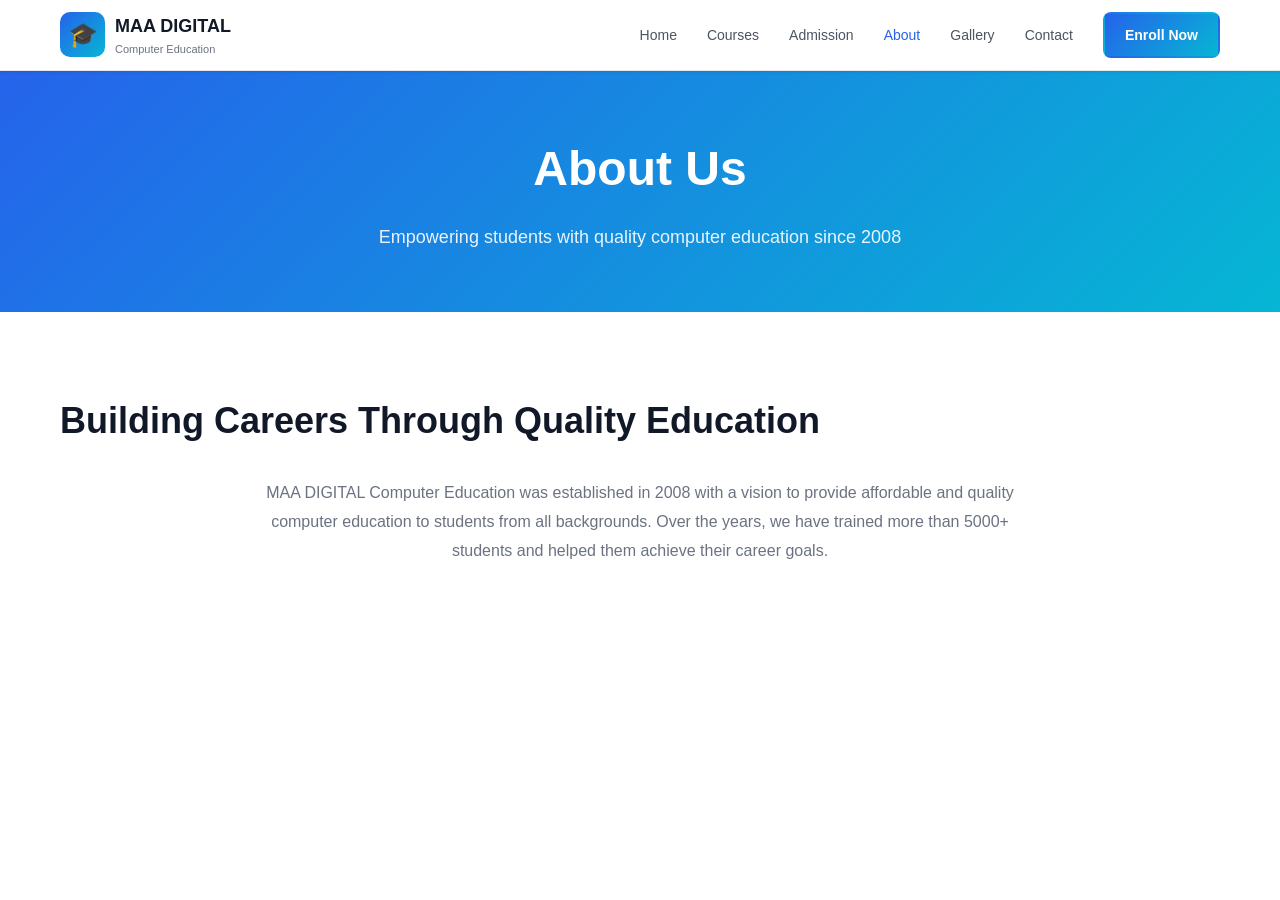
<file: about.html>
<!DOCTYPE html>
<html lang="en">
<head>
    <meta charset="UTF-8">
    <meta name="viewport" content="width=device-width, initial-scale=1.0">
    <title>About Us - MAA DIGITAL</title>
    <link rel="stylesheet" href="styles.css">
</head>
<body>
    <!-- Copy header from index.html -->
    <header class="header">
        <div class="container">
            <div class="nav-wrapper">
                <div class="logo">
                    <div class="logo-icon">🎓</div>
                    <div class="logo-text">
                        <div class="logo-title">MAA DIGITAL</div>
                        <div class="logo-subtitle">Computer Education</div>
                    </div>
                </div>
                <nav class="nav" id="nav">
                    <a href="index.html" class="nav-link">Home</a>
                    <a href="courses.html" class="nav-link">Courses</a>
                    <a href="admission.html" class="nav-link">Admission</a>
                    <a href="about.html" class="nav-link active">About</a>
                    <a href="gallery.html" class="nav-link">Gallery</a>
                    <a href="contact.html" class="nav-link">Contact</a>
                    <a href="admission.html" class="btn btn-primary">Enroll Now</a>
                </nav>
                <button class="mobile-menu-btn" id="mobileMenuBtn">
                    <span></span><span></span><span></span>
                </button>
            </div>
        </div>
    </header>

    <section class="page-header">
        <div class="container">
            <h1 class="page-title">About Us</h1>
            <p class="page-subtitle">Empowering students with quality computer education since 2008</p>
        </div>
    </section>

    <section class="section">
        <div class="container">
            <h2 class="section-title">Building Careers Through Quality Education</h2>
            <p style="max-width: 800px; margin: 30px auto; text-align: center; font-size: 16px; line-height: 1.8; color: #6b7280;">
                MAA DIGITAL Computer Education was established in 2008 with a vision to provide affordable and quality computer education to students from all backgrounds. Over the years, we have trained more than 5000+ students and helped them achieve their career goals.
            </p>
        </div>
    </section>

    <!-- Copy footer from index.html -->
    <script src="script.js"></script>
</body>
</html>
</file>
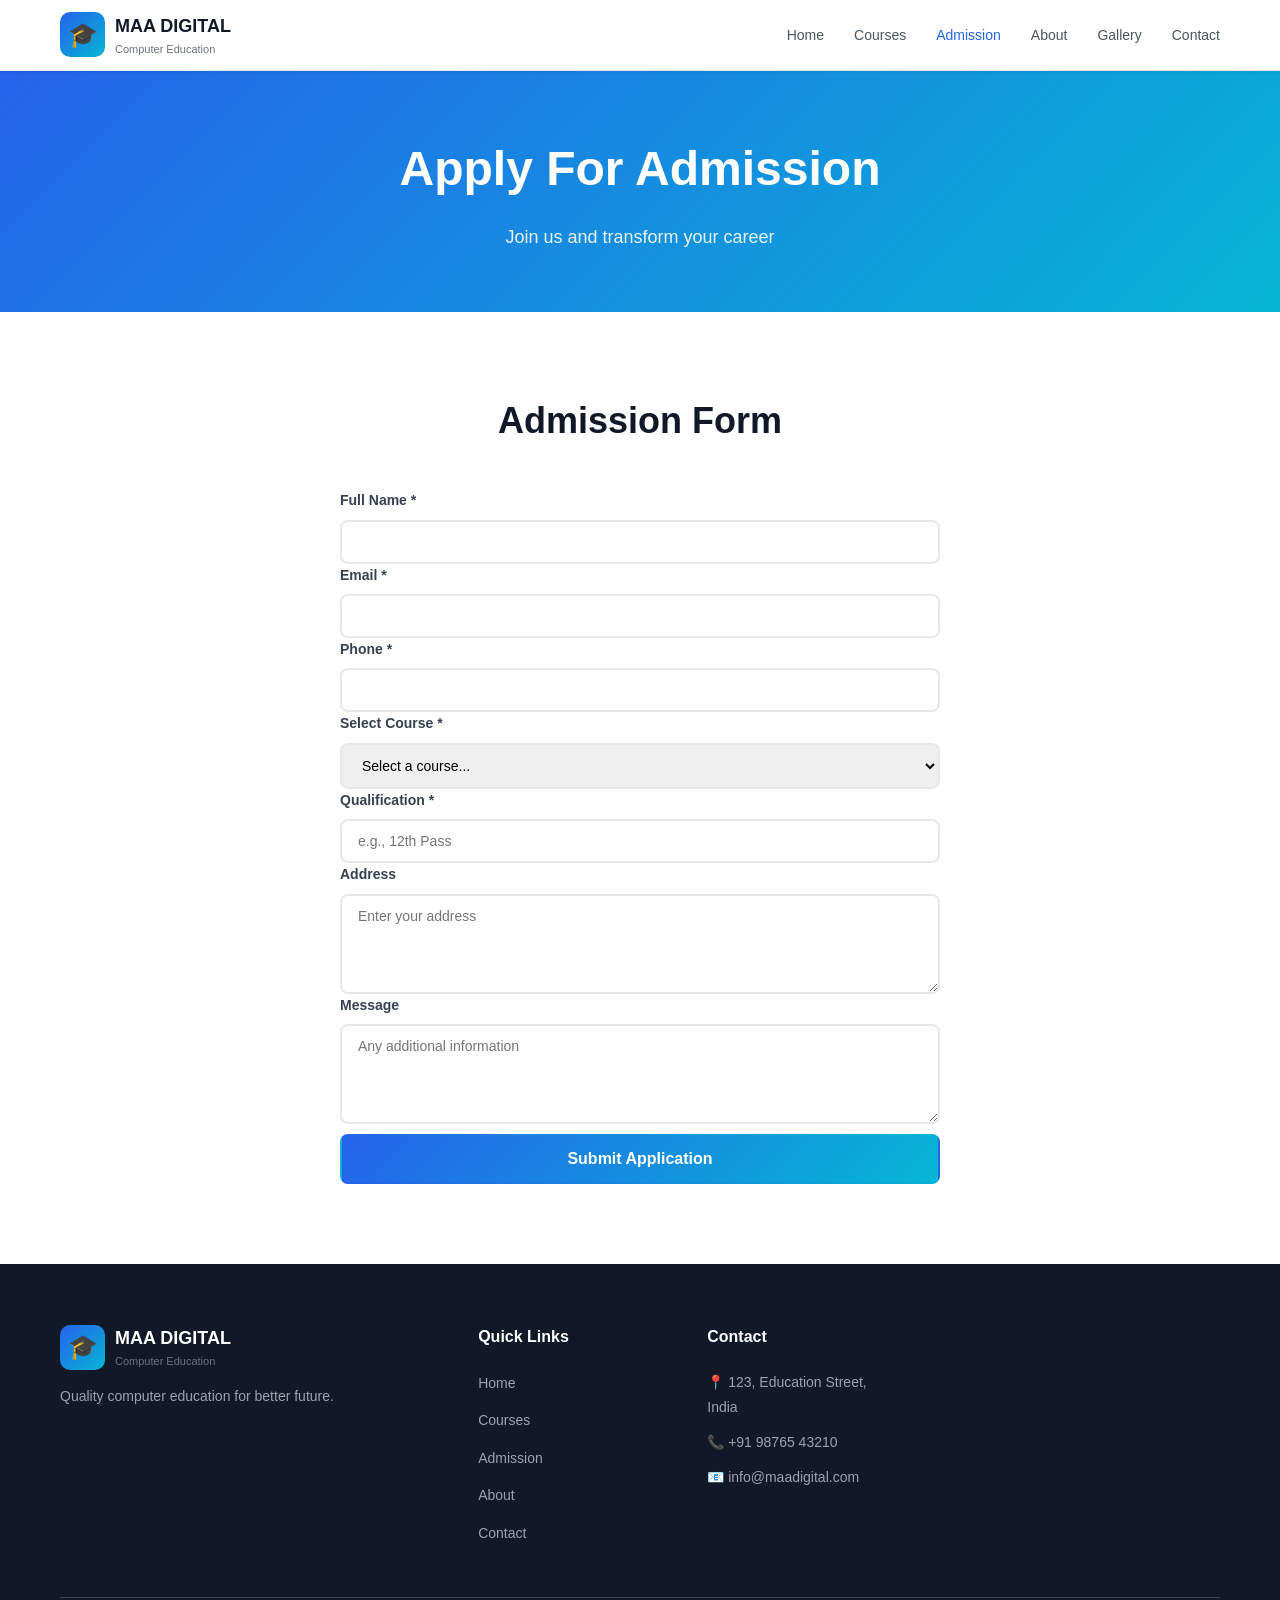
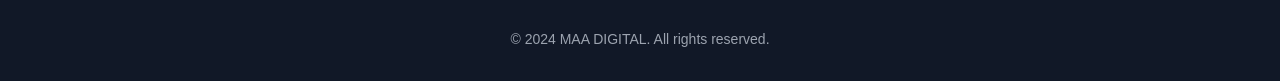
<file: admission_Version2.html>
<!DOCTYPE html>
<html lang="en">
<head>
    <meta charset="UTF-8">
    <meta name="viewport" content="width=device-width, initial-scale=1.0">
    <title>Admission - MAA DIGITAL</title>
    <link rel="stylesheet" href="styles.css">
</head>
<body>
    <header class="header">
        <div class="container">
            <div class="nav-wrapper">
                <div class="logo">
                    <div class="logo-icon">🎓</div>
                    <div class="logo-text">
                        <div class="logo-title">MAA DIGITAL</div>
                        <div class="logo-subtitle">Computer Education</div>
                    </div>
                </div>
                <nav class="nav" id="nav">
                    <a href="index.html" class="nav-link">Home</a>
                    <a href="courses.html" class="nav-link">Courses</a>
                    <a href="admission.html" class="nav-link active">Admission</a>
                    <a href="about.html" class="nav-link">About</a>
                    <a href="gallery.html" class="nav-link">Gallery</a>
                    <a href="contact.html" class="nav-link">Contact</a>
                </nav>
                <button class="mobile-menu-btn" id="mobileMenuBtn">
                    <span></span><span></span><span></span>
                </button>
            </div>
        </div>
    </header>

    <section class="page-header">
        <div class="container">
            <h1 class="page-title">Apply For Admission</h1>
            <p class="page-subtitle">Join us and transform your career</p>
        </div>
    </section>

    <section class="section">
        <div class="container">
            <div style="max-width: 600px; margin: 0 auto;">
                <h2 class="section-title" style="text-align: center; margin-bottom: 40px;">Admission Form</h2>
                <form id="admissionForm">
                    <div class="form-group">
                        <label class="form-label">Full Name *</label>
                        <input type="text" id="fullName" class="form-input" required>
                    </div>
                    <div class="form-group">
                        <label class="form-label">Email *</label>
                        <input type="email" id="email" class="form-input" required>
                    </div>
                    <div class="form-group">
                        <label class="form-label">Phone *</label>
                        <input type="tel" id="phone" class="form-input" required>
                    </div>
                    <div class="form-group">
                        <label class="form-label">Select Course *</label>
                        <select id="course" class="form-input" required>
                            <option value="">Select a course...</option>
                            <option>Basic Computer Course</option>
                            <option>MS Office Course</option>
                            <option>Tally with GST</option>
                            <option>DTP Course</option>
                            <option>C & C++ Programming</option>
                            <option>Python Programming</option>
                            <option>Java Programming</option>
                            <option>Web Development</option>
                        </select>
                    </div>
                    <div class="form-group">
                        <label class="form-label">Qualification *</label>
                        <input type="text" id="qualification" class="form-input" placeholder="e.g., 12th Pass" required>
                    </div>
                    <div class="form-group">
                        <label class="form-label">Address</label>
                        <textarea id="address" class="form-textarea" placeholder="Enter your address"></textarea>
                    </div>
                    <div class="form-group">
                        <label class="form-label">Message</label>
                        <textarea id="message" class="form-textarea" placeholder="Any additional information"></textarea>
                    </div>
                    <button type="submit" class="btn btn-primary btn-lg" style="width: 100%; margin-top: 10px;">Submit Application</button>
                </form>
            </div>
        </div>
    </section>

    <footer class="footer">
        <div class="container">
            <div class="footer-grid">
                <div class="footer-col">
                    <div class="footer-logo">
                        <div class="logo-icon">🎓</div>
                        <div class="logo-text">
                            <div class="logo-title">MAA DIGITAL</div>
                            <div class="logo-subtitle">Computer Education</div>
                        </div>
                    </div>
                    <p class="footer-text">Quality computer education for better future.</p>
                </div>
                <div class="footer-col">
                    <h3 class="footer-title">Quick Links</h3>
                    <ul class="footer-links">
                        <li><a href="index.html">Home</a></li>
                        <li><a href="courses.html">Courses</a></li>
                        <li><a href="admission.html">Admission</a></li>
                        <li><a href="about.html">About</a></li>
                        <li><a href="contact.html">Contact</a></li>
                    </ul>
                </div>
                <div class="footer-col">
                    <h3 class="footer-title">Contact</h3>
                    <ul class="footer-contact">
                        <li>📍 123, Education Street, India</li>
                        <li>📞 +91 98765 43210</li>
                        <li>📧 info@maadigital.com</li>
                    </ul>
                </div>
            </div>
            <div class="footer-bottom">
                <p>&copy; 2024 MAA DIGITAL. All rights reserved.</p>
            </div>
        </div>
    </footer>

    <script src="script.js"></script>
</body>
</html>
</file>
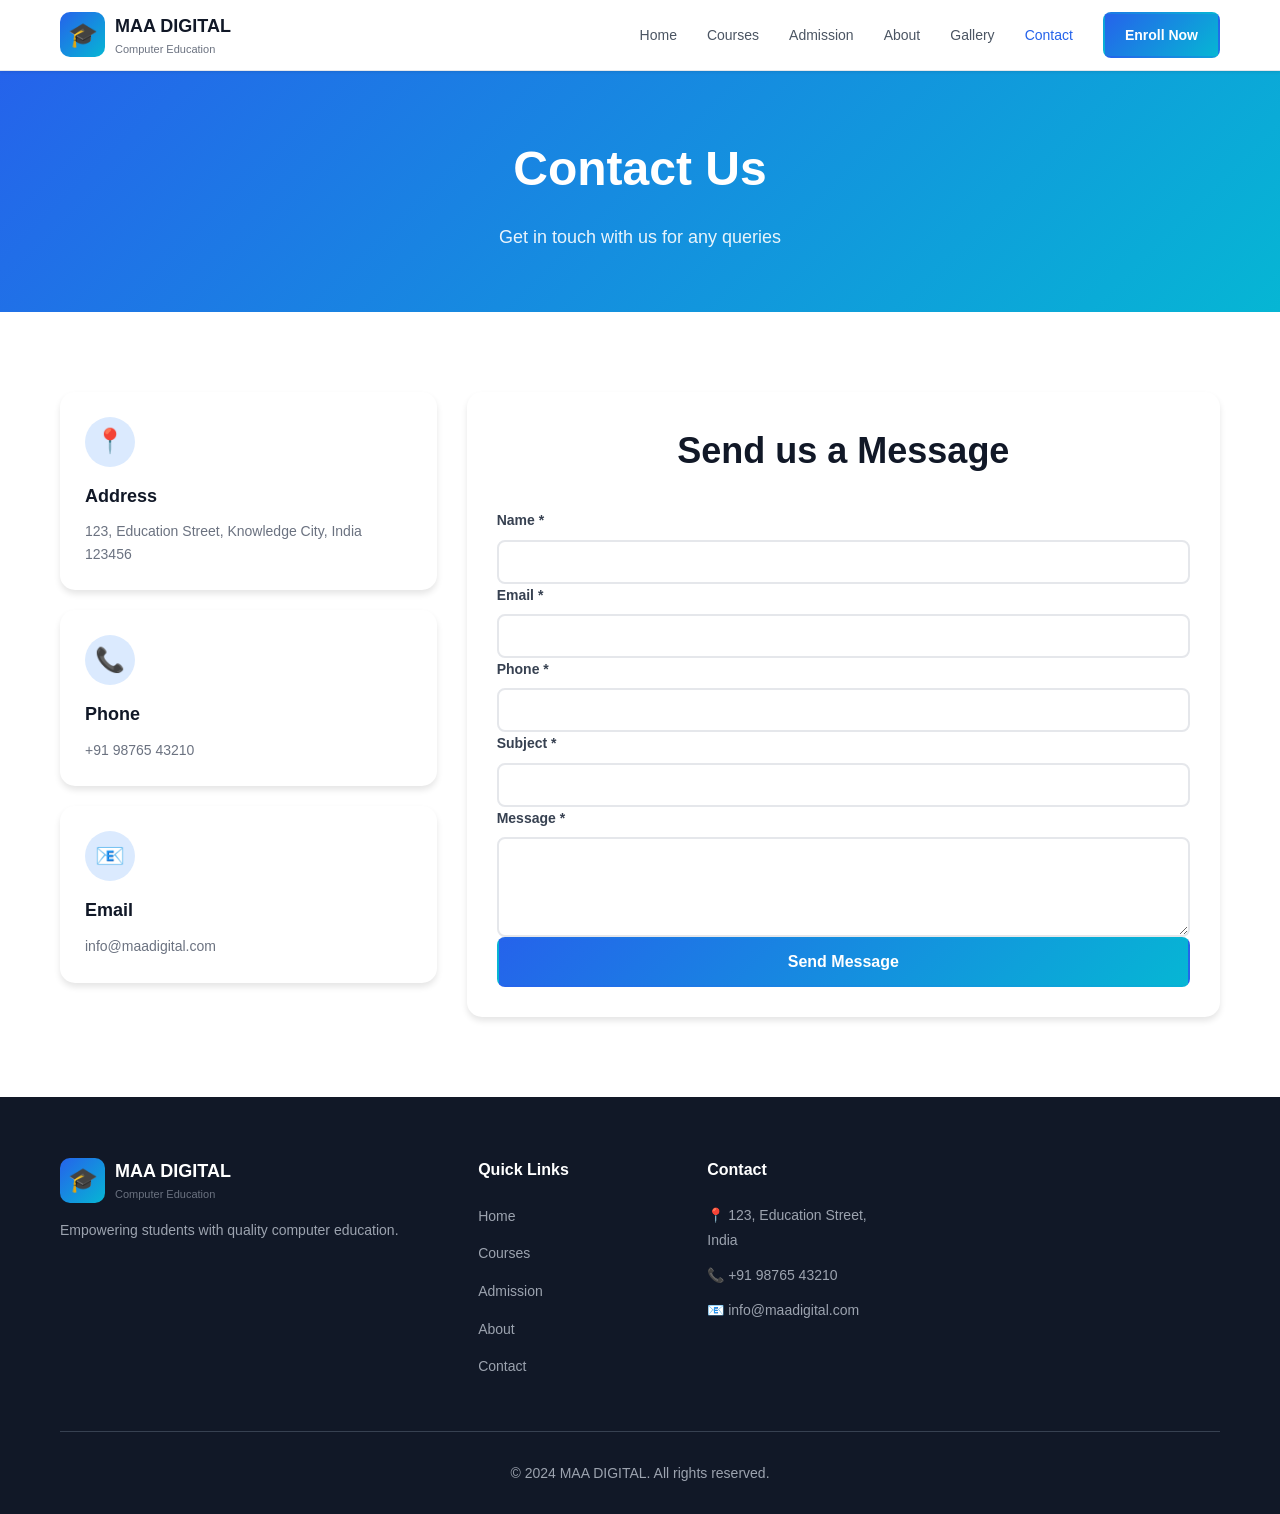
<file: contact.html>
<!DOCTYPE html>
<html lang="en">
<head>
    <meta charset="UTF-8">
    <meta name="viewport" content="width=device-width, initial-scale=1.0">
    <title>Contact Us - MAA DIGITAL</title>
    <link rel="stylesheet" href="styles.css">
</head>
<body>
    <!-- Header -->
    <header class="header">
        <div class="container">
            <div class="nav-wrapper">
                <div class="logo">
                    <div class="logo-icon">🎓</div>
                    <div class="logo-text">
                        <div class="logo-title">MAA DIGITAL</div>
                        <div class="logo-subtitle">Computer Education</div>
                    </div>
                </div>
                <nav class="nav" id="nav">
                    <a href="index.html" class="nav-link">Home</a>
                    <a href="courses.html" class="nav-link">Courses</a>
                    <a href="admission.html" class="nav-link">Admission</a>
                    <a href="about.html" class="nav-link">About</a>
                    <a href="gallery.html" class="nav-link">Gallery</a>
                    <a href="contact.html" class="nav-link active">Contact</a>
                    <a href="admission.html" class="btn btn-primary">Enroll Now</a>
                </nav>
                <button class="mobile-menu-btn" id="mobileMenuBtn">
                    <span></span>
                    <span></span>
                    <span></span>
                </button>
            </div>
        </div>
    </header>

    <section class="page-header">
        <div class="container">
            <h1 class="page-title">Contact Us</h1>
            <p class="page-subtitle">Get in touch with us for any queries</p>
        </div>
    </section>

    <section class="section">
        <div class="container">
            <div class="contact-grid">
                <div class="contact-info">
                    <div class="info-card">
                        <div class="info-icon">📍</div>
                        <h3 class="info-title">Address</h3>
                        <p class="info-text">123, Education Street, Knowledge City, India 123456</p>
                    </div>
                    <div class="info-card">
                        <div class="info-icon">📞</div>
                        <h3 class="info-title">Phone</h3>
                        <p class="info-text">+91 98765 43210</p>
                    </div>
                    <div class="info-card">
                        <div class="info-icon">📧</div>
                        <h3 class="info-title">Email</h3>
                        <p class="info-text">info@maadigital.com</p>
                    </div>
                </div>
                <div style="background: white; padding: 30px; border-radius: 15px; box-shadow: 0 4px 6px rgba(0,0,0,0.1);">
                    <h3 class="section-title" style="text-align: center; margin-bottom: 30px;">Send us a Message</h3>
                    <form id="contactForm">
                        <div class="form-group">
                            <label class="form-label">Name *</label>
                            <input type="text" id="name" class="form-input" required>
                        </div>
                        <div class="form-group">
                            <label class="form-label">Email *</label>
                            <input type="email" id="email" class="form-input" required>
                        </div>
                        <div class="form-group">
                            <label class="form-label">Phone *</label>
                            <input type="tel" id="phone" class="form-input" required>
                        </div>
                        <div class="form-group">
                            <label class="form-label">Subject *</label>
                            <input type="text" id="subject" class="form-input" required>
                        </div>
                        <div class="form-group">
                            <label class="form-label">Message *</label>
                            <textarea id="message" class="form-textarea" required></textarea>
                        </div>
                        <button type="submit" class="btn btn-primary btn-lg" style="width: 100%;">Send Message</button>
                    </form>
                </div>
            </div>
        </div>
    </section>

    <!-- Footer -->
    <footer class="footer">
        <div class="container">
            <div class="footer-grid">
                <div class="footer-col">
                    <div class="footer-logo">
                        <div class="logo-icon">🎓</div>
                        <div class="logo-text">
                            <div class="logo-title">MAA DIGITAL</div>
                            <div class="logo-subtitle">Computer Education</div>
                        </div>
                    </div>
                    <p class="footer-text">Empowering students with quality computer education.</p>
                </div>
                <div class="footer-col">
                    <h3 class="footer-title">Quick Links</h3>
                    <ul class="footer-links">
                        <li><a href="index.html">Home</a></li>
                        <li><a href="courses.html">Courses</a></li>
                        <li><a href="admission.html">Admission</a></li>
                        <li><a href="about.html">About</a></li>
                        <li><a href="contact.html">Contact</a></li>
                    </ul>
                </div>
                <div class="footer-col">
                    <h3 class="footer-title">Contact</h3>
                    <ul class="footer-contact">
                        <li>📍 123, Education Street, India</li>
                        <li>📞 +91 98765 43210</li>
                        <li>📧 info@maadigital.com</li>
                    </ul>
                </div>
            </div>
            <div class="footer-bottom">
                <p>&copy; 2024 MAA DIGITAL. All rights reserved.</p>
            </div>
        </div>
    </footer>

    <script src="script.js"></script>
</body>
</html>
</file>
<file: styles.css>
/* Reset and Base Styles */
* {
    margin: 0;
    padding: 0;
    box-sizing: border-box;
}

body {
    font-family: -apple-system, BlinkMacSystemFont, 'Segoe UI', Roboto, Oxygen, Ubuntu, Cantarell, sans-serif;
    line-height: 1.6;
    color: #374151;
    background: #fff;
}

html {
    scroll-behavior: smooth;
}

.container {
    max-width: 1200px;
    margin: 0 auto;
    padding: 0 20px;
}

/* Header Styles */
.header {
    position: sticky;
    top: 0;
    z-index: 100;
    background: rgba(255, 255, 255, 0.95);
    backdrop-filter: blur(10px);
    border-bottom: 1px solid #e5e7eb;
    box-shadow: 0 1px 3px rgba(0, 0, 0, 0.1);
}

.nav-wrapper {
    display: flex;
    align-items: center;
    justify-content: space-between;
    height: 70px;
}

.logo {
    display: flex;
    align-items: center;
    gap: 10px;
    text-decoration: none;
    color: inherit;
}

.logo-icon {
    background: linear-gradient(135deg, #2563eb 0%, #06b6d4 100%);
    color: white;
    width: 45px;
    height: 45px;
    display: flex;
    align-items: center;
    justify-content: center;
    border-radius: 10px;
    font-size: 24px;
}

.logo-title {
    font-weight: 700;
    font-size: 18px;
    color: #111827;
}

.logo-subtitle {
    font-size: 11px;
    color: #6b7280;
}

.logo-text {
    display: flex;
    flex-direction: column;
}

.nav {
    display: flex;
    align-items: center;
    gap: 30px;
}

.nav-link {
    text-decoration: none;
    color: #4b5563;
    font-size: 14px;
    font-weight: 500;
    transition: color 0.3s;
}

.nav-link:hover,
.nav-link.active {
    color: #2563eb;
}

.mobile-menu-btn {
    display: none;
    flex-direction: column;
    gap: 5px;
    background: none;
    border: none;
    cursor: pointer;
    padding: 10px;
}

.mobile-menu-btn span {
    width: 25px;
    height: 3px;
    background: #374151;
    border-radius: 3px;
    transition: 0.3s;
}

/* Button Styles */
.btn {
    display: inline-block;
    padding: 10px 20px;
    border-radius: 8px;
    text-decoration: none;
    font-weight: 600;
    font-size: 14px;
    transition: all 0.3s;
    cursor: pointer;
    border: 2px solid transparent;
}

.btn-primary {
    background: linear-gradient(135deg, #2563eb 0%, #06b6d4 100%);
    color: white;
}

.btn-primary:hover {
    transform: translateY(-2px);
    box-shadow: 0 10px 20px rgba(37, 99, 235, 0.3);
}

.btn-outline {
    border: 2px solid #2563eb;
    color: #2563eb;
    background: transparent;
}

.btn-outline:hover {
    background: #2563eb;
    color: white;
}

.btn-white {
    background: white;
    color: #2563eb;
}

.btn-white:hover {
    background: #f3f4f6;
}

.btn-outline-white {
    border: 2px solid white;
    color: white;
    background: transparent;
}

.btn-outline-white:hover {
    background: white;
    color: #2563eb;
}

.btn-lg {
    padding: 14px 30px;
    font-size: 16px;
}

.btn-sm {
    padding: 8px 16px;
    font-size: 13px;
}

.badge {
    display: inline-block;
    padding: 6px 14px;
    background: #dbeafe;
    color: #1e40af;
    border-radius: 20px;
    font-size: 13px;
    font-weight: 600;
}

/* Hero Section */
.hero {
    padding: 80px 0;
    background: linear-gradient(135deg, #eff6ff 0%, #fff 50%, #ecfeff 100%);
}

.hero-content {
    display: grid;
    grid-template-columns: 1fr 1fr;
    gap: 60px;
    align-items: center;
}

.hero-left {
    display: flex;
    flex-direction: column;
    gap: 25px;
}

.hero-title {
    font-size: 48px;
    font-weight: 800;
    line-height: 1.2;
    color: #111827;
}

.gradient-text {
    background: linear-gradient(135deg, #2563eb 0%, #06b6d4 100%);
    -webkit-background-clip: text;
    -webkit-text-fill-color: transparent;
    background-clip: text;
}

.hero-description {
    font-size: 18px;
    color: #6b7280;
    line-height: 1.7;
}

.hero-buttons {
    display: flex;
    gap: 15px;
    flex-wrap: wrap;
}

.hero-features {
    display: flex;
    gap: 30px;
    flex-wrap: wrap;
}

.feature-item {
    display: flex;
    align-items: center;
    gap: 8px;
    font-size: 14px;
    color: #4b5563;
}

.feature-icon {
    font-size: 20px;
}

.hero-right {
    position: relative;
}

.hero-image {
    width: 100%;
    height: auto;
    border-radius: 20px;
    box-shadow: 0 20px 40px rgba(0, 0, 0, 0.15);
}

.rating-card {
    position: absolute;
    bottom: -20px;
    left: -20px;
    background: white;
    padding: 20px;
    border-radius: 15px;
    box-shadow: 0 10px 30px rgba(0, 0, 0, 0.2);
    display: flex;
    align-items: center;
    gap: 15px;
}

.rating-icon {
    font-size: 30px;
}

.rating-score {
    font-size: 24px;
    font-weight: 700;
    color: #111827;
}

.rating-text {
    font-size: 12px;
    color: #6b7280;
}

.rating-content {
    display: flex;
    flex-direction: column;
}

/* Stats Section */
.stats {
    padding: 50px 0;
    background: white;
    border-top: 1px solid #e5e7eb;
    border-bottom: 1px solid #e5e7eb;
}

.stats-grid {
    display: grid;
    grid-template-columns: repeat(4, 1fr);
    gap: 40px;
}

.stat-card {
    text-align: center;
}

.stat-icon {
    font-size: 40px;
    margin-bottom: 15px;
}

.stat-number {
    font-size: 36px;
    font-weight: 700;
    color: #111827;
    margin-bottom: 5px;
}

.stat-label {
    font-size: 14px;
    color: #6b7280;
}

/* Section Styles */
.section {
    padding: 80px 0;
}

.section-gray {
    background: #f9fafb;
}

.section-header {
    text-align: center;
    margin-bottom: 50px;
}

.section-title {
    font-size: 36px;
    font-weight: 700;
    color: #111827;
    margin-bottom: 15px;
}

.section-subtitle {
    font-size: 16px;
    color: #6b7280;
    max-width: 600px;
    margin: 0 auto;
}

.section-cta {
    text-align: center;
    margin-top: 40px;
}

/* Course Grid */
.course-grid {
    display: grid;
    grid-template-columns: repeat(3, 1fr);
    gap: 30px;
}

.course-card {
    background: white;
    border-radius: 15px;
    overflow: hidden;
    box-shadow: 0 4px 6px rgba(0, 0, 0, 0.1);
    transition: all 0.3s;
}

.course-card:hover {
    transform: translateY(-8px);
    box-shadow: 0 20px 40px rgba(0, 0, 0, 0.15);
}

.course-image {
    position: relative;
    height: 200px;
    overflow: hidden;
}

.course-image img {
    width: 100%;
    height: 100%;
    object-fit: cover;
    transition: transform 0.3s;
}

.course-card:hover .course-image img {
    transform: scale(1.1);
}

.course-duration {
    position: absolute;
    top: 15px;
    right: 15px;
    background: white;
    color: #2563eb;
    padding: 5px 12px;
    border-radius: 20px;
    font-size: 12px;
    font-weight: 600;
}

.course-content {
    padding: 25px;
}

.course-title {
    font-size: 20px;
    font-weight: 700;
    color: #111827;
    margin-bottom: 10px;
}

.course-description {
    font-size: 14px;
    color: #6b7280;
    margin-bottom: 20px;
    line-height: 1.6;
}

.course-footer {
    display: flex;
    align-items: center;
    justify-content: space-between;
    padding-top: 20px;
    border-top: 1px solid #e5e7eb;
}

.course-price {
    font-size: 24px;
    font-weight: 700;
    color: #2563eb;
}

/* Full Course Card for Courses Page */
.course-card-full {
    background: white;
    border-radius: 15px;
    overflow: hidden;
    box-shadow: 0 4px 6px rgba(0, 0, 0, 0.1);
    transition: all 0.3s;
    display: grid;
    grid-template-columns: 300px 1fr;
    margin-bottom: 20px;
}

.course-card-full:hover {
    box-shadow: 0 20px 40px rgba(0, 0, 0, 0.15);
}

.course-topics {
    display: flex;
    flex-wrap: wrap;
    gap: 8px;
    margin-bottom: 20px;
}

.topic-badge {
    display: inline-block;
    padding: 5px 12px;
    background: #f3f4f6;
    color: #4b5563;
    border-radius: 15px;
    font-size: 12px;
    font-weight: 500;
}

.price-label {
    font-size: 12px;
    color: #6b7280;
    margin-bottom: 5px;
}

.course-price-large {
    font-size: 28px;
    font-weight: 700;
    color: #2563eb;
}

/* Features Grid */
.features-grid {
    display: grid;
    grid-template-columns: repeat(3, 1fr);
    gap: 25px;
}

.feature-card {
    background: white;
    padding: 30px;
    border-radius: 15px;
    border: 2px solid #e5e7eb;
    text-align: center;
    transition: all 0.3s;
}

.feature-card:hover {
    border-color: #2563eb;
    box-shadow: 0 10px 30px rgba(37, 99, 235, 0.1);
}

.feature-icon-box {
    width: 60px;
    height: 60px;
    background: linear-gradient(135deg, #dbeafe 0%, #cffafe 100%);
    color: #2563eb;
    border-radius: 50%;
    display: flex;
    align-items: center;
    justify-content: center;
    margin: 0 auto 20px;
    font-size: 28px;
}

.feature-title {
    font-size: 18px;
    font-weight: 700;
    color: #111827;
    margin-bottom: 10px;
}

.feature-text {
    font-size: 14px;
    color: #6b7280;
    line-height: 1.6;
}

/* Testimonials */
.testimonials-grid {
    display: grid;
    grid-template-columns: repeat(4, 1fr);
    gap: 25px;
}

.testimonial-card {
    background: white;
    padding: 25px;
    border-radius: 15px;
    box-shadow: 0 4px 6px rgba(0, 0, 0, 0.1);
    transition: all 0.3s;
}

.testimonial-card:hover {
    box-shadow: 0 10px 30px rgba(0, 0, 0, 0.15);
}

.testimonial-header {
    display: flex;
    align-items: center;
    gap: 12px;
    margin-bottom: 15px;
}

.testimonial-avatar {
    width: 50px;
    height: 50px;
    border-radius: 50%;
    object-fit: cover;
}

.testimonial-info {
    display: flex;
    flex-direction: column;
}

.testimonial-name {
    font-weight: 600;
    color: #111827;
    font-size: 14px;
}

.testimonial-course {
    font-size: 11px;
    color: #6b7280;
}

.testimonial-rating {
    font-size: 14px;
    margin-bottom: 10px;
}

.testimonial-text {
    font-size: 13px;
    color: #4b5563;
    font-style: italic;
    line-height: 1.6;
}

/* CTA Section */
.cta-section {
    padding: 80px 0;
    background: linear-gradient(135deg, #2563eb 0%, #06b6d4 100%);
}

.cta-content {
    text-align: center;
    color: white;
}

.cta-title {
    font-size: 36px;
    font-weight: 700;
    margin-bottom: 20px;
}

.cta-text {
    font-size: 18px;
    margin-bottom: 30px;
    opacity: 0.9;
    max-width: 700px;
    margin-left: auto;
    margin-right: auto;
}

.cta-box {
    background: linear-gradient(135deg, #2563eb 0%, #06b6d4 100%);
    padding: 60px;
    border-radius: 20px;
    text-align: center;
    color: white;
}

.cta-box-title {
    font-size: 32px;
    font-weight: 700;
    margin-bottom: 15px;
}

.cta-box-text {
    font-size: 16px;
    margin-bottom: 30px;
    opacity: 0.9;
}

.cta-box-buttons {
    display: flex;
    gap: 15px;
    justify-content: center;
    flex-wrap: wrap;
}

/* Footer */
.footer {
    background: #111827;
    color: #9ca3af;
    padding: 60px 0 30px;
}

.footer-grid {
    display: grid;
    grid-template-columns: 2fr 1fr 1fr 1.5fr;
    gap: 40px;
    margin-bottom: 40px;
}

.footer-col {
    display: flex;
    flex-direction: column;
}

.footer-logo {
    display: flex;
    align-items: center;
    gap: 10px;
    margin-bottom: 15px;
}

.footer .logo-title {
    color: white;
}

.footer-text {
    font-size: 14px;
    line-height: 1.7;
    margin-bottom: 20px;
}

.social-links {
    display: flex;
    gap: 10px;
}

.social-link {
    width: 40px;
    height: 40px;
    background: #1f2937;
    border-radius: 8px;
    display: flex;
    align-items: center;
    justify-content: center;
    text-decoration: none;
    font-size: 18px;
    transition: all 0.3s;
}

.social-link:hover {
    background: #2563eb;
    transform: translateY(-3px);
}

.footer-title {
    color: white;
    font-size: 16px;
    font-weight: 600;
    margin-bottom: 20px;
}

.footer-links {
    list-style: none;
}

.footer-links li {
    margin-bottom: 12px;
}

.footer-links a {
    color: #9ca3af;
    text-decoration: none;
    font-size: 14px;
    transition: color 0.3s;
}

.footer-links a:hover {
    color: #2563eb;
}

.footer-contact {
    list-style: none;
    font-size: 14px;
    line-height: 1.8;
}

.footer-contact li {
    margin-bottom: 10px;
}

.footer-bottom {
    text-align: center;
    padding-top: 30px;
    border-top: 1px solid #374151;
    font-size: 14px;
}

/* Page Header */
.page-header {
    padding: 60px 0;
    background: linear-gradient(135deg, #2563eb 0%, #06b6d4 100%);
    text-align: center;
    color: white;
}

.page-title {
    font-size: 48px;
    font-weight: 700;
    margin-bottom: 15px;
}

.page-subtitle {
    font-size: 18px;
    opacity: 0.9;
    max-width: 700px;
    margin: 0 auto;
}

/* Filter Section */
.filter-section {
    padding: 30px 0;
    background: white;
    border-bottom: 1px solid #e5e7eb;
    position: sticky;
    top: 70px;
    z-index: 50;
}

.filter-buttons {
    display: flex;
    gap: 15px;
    justify-content: center;
    flex-wrap: wrap;
}

.filter-btn {
    padding: 10px 24px;
    border: 2px solid #e5e7eb;
    background: white;
    color: #4b5563;
    border-radius: 8px;
    font-weight: 600;
    font-size: 14px;
    cursor: pointer;
    transition: all 0.3s;
}

.filter-btn:hover,
.filter-btn.active {
    border-color: #2563eb;
    background: #2563eb;
    color: white;
}

/* Form Styles */
.form-grid {
    display: grid;
    grid-template-columns: repeat(2, 1fr);
    gap: 25px;
    margin-bottom: 25px;
}

.form-group {
    display: flex;
    flex-direction: column;
    gap: 8px;
}

.form-group.full-width {
    grid-column: 1 / -1;
}

.form-label {
    font-weight: 600;
    font-size: 14px;
    color: #374151;
}

.form-input,
.form-select,
.form-textarea {
    padding: 12px 16px;
    border: 2px solid #e5e7eb;
    border-radius: 8px;
    font-size: 14px;
    font-family: inherit;
    transition: all 0.3s;
}

.form-input:focus,
.form-select:focus,
.form-textarea:focus {
    outline: none;
    border-color: #2563eb;
    box-shadow: 0 0 0 3px rgba(37, 99, 235, 0.1);
}

.form-textarea {
    resize: vertical;
    min-height: 100px;
}

/* Gallery Grid */
.gallery-grid {
    display: grid;
    grid-template-columns: repeat(3, 1fr);
    gap: 25px;
}

.gallery-item {
    position: relative;
    height: 300px;
    border-radius: 15px;
    overflow: hidden;
    cursor: pointer;
    box-shadow: 0 4px 6px rgba(0, 0, 0, 0.1);
}

.gallery-item img {
    width: 100%;
    height: 100%;
    object-fit: cover;
    transition: transform 0.3s;
}

.gallery-item:hover img {
    transform: scale(1.1);
}

.gallery-overlay {
    position: absolute;
    inset: 0;
    background: linear-gradient(to top, rgba(0,0,0,0.7), transparent);
    display: flex;
    align-items: flex-end;
    padding: 25px;
    opacity: 0;
    transition: opacity 0.3s;
}

.gallery-item:hover .gallery-overlay {
    opacity: 1;
}

.gallery-title {
    color: white;
    font-size: 20px;
    font-weight: 700;
}

/* Contact Info Cards */
.contact-grid {
    display: grid;
    grid-template-columns: 1fr 2fr;
    gap: 30px;
}

.contact-info {
    display: flex;
    flex-direction: column;
    gap: 20px;
}

.info-card {
    background: white;
    padding: 25px;
    border-radius: 15px;
    box-shadow: 0 4px 6px rgba(0, 0, 0, 0.1);
}

.info-icon {
    width: 50px;
    height: 50px;
    background: #dbeafe;
    color: #2563eb;
    border-radius: 50%;
    display: flex;
    align-items: center;
    justify-content: center;
    font-size: 24px;
    margin-bottom: 15px;
}

.info-title {
    font-size: 18px;
    font-weight: 700;
    color: #111827;
    margin-bottom: 10px;
}

.info-text {
    font-size: 14px;
    color: #6b7280;
    line-height: 1.6;
}

/* Toast Notification */
.toast {
    position: fixed;
    bottom: 20px;
    right: 20px;
    background: white;
    padding: 20px 25px;
    border-radius: 10px;
    box-shadow: 0 10px 30px rgba(0, 0, 0, 0.2);
    display: flex;
    gap: 15px;
    align-items: center;
    z-index: 1000;
    animation: slideIn 0.3s ease;
}

.toast.success {
    border-left: 4px solid #10b981;
}

.toast.error {
    border-left: 4px solid #ef4444;
}

@keyframes slideIn {
    from {
        transform: translateX(400px);
        opacity: 0;
    }
    to {
        transform: translateX(0);
        opacity: 1;
    }
}

/* Responsive Design */
@media (max-width: 1024px) {
    .course-grid {
        grid-template-columns: repeat(2, 1fr);
    }
    
    .features-grid {
        grid-template-columns: repeat(2, 1fr);
    }
    
    .testimonials-grid {
        grid-template-columns: repeat(2, 1fr);
    }
    
    .stats-grid {
        grid-template-columns: repeat(2, 1fr);
    }
    
    .footer-grid {
        grid-template-columns: repeat(2, 1fr);
    }
    
    .hero-content {
        grid-template-columns: 1fr;
    }
    
    .course-card-full {
        grid-template-columns: 1fr;
    }
    
    .contact-grid {
        grid-template-columns: 1fr;
    }
}

@media (max-width: 768px) {
    .nav {
        display: none;
        position: absolute;
        top: 70px;
        left: 0;
        right: 0;
        flex-direction: column;
        background: white;
        padding: 20px;
        border-bottom: 1px solid #e5e7eb;
    }
    
    .nav.active {
        display: flex;
    }
    
    .mobile-menu-btn {
        display: flex;
    }
    
    .hero-title {
        font-size: 36px;
    }
    
    .section-title {
        font-size: 28px;
    }
    
    .course-grid {
        grid-template-columns: 1fr;
    }
    
    .features-grid {
        grid-template-columns: 1fr;
    }
    
    .testimonials-grid {
        grid-template-columns: 1fr;
    }
    
    .stats-grid {
        grid-template-columns: repeat(2, 1fr);
    }
    
    .gallery-grid {
        grid-template-columns: repeat(2, 1fr);
    }
    
    .footer-grid {
        grid-template-columns: 1fr;
    }
    
    .form-grid {
        grid-template-columns: 1fr;
    }
}

@media (max-width: 480px) {
    .hero-title {
        font-size: 28px;
    }
    
    .section-title {
        font-size: 24px;
    }
    
    .stats-grid {
        grid-template-columns: 1fr;
    }
    
    .gallery-grid {
        grid-template-columns: 1fr;
    }
    
    .page-title {
        font-size: 32px;
    }
}
</file>
